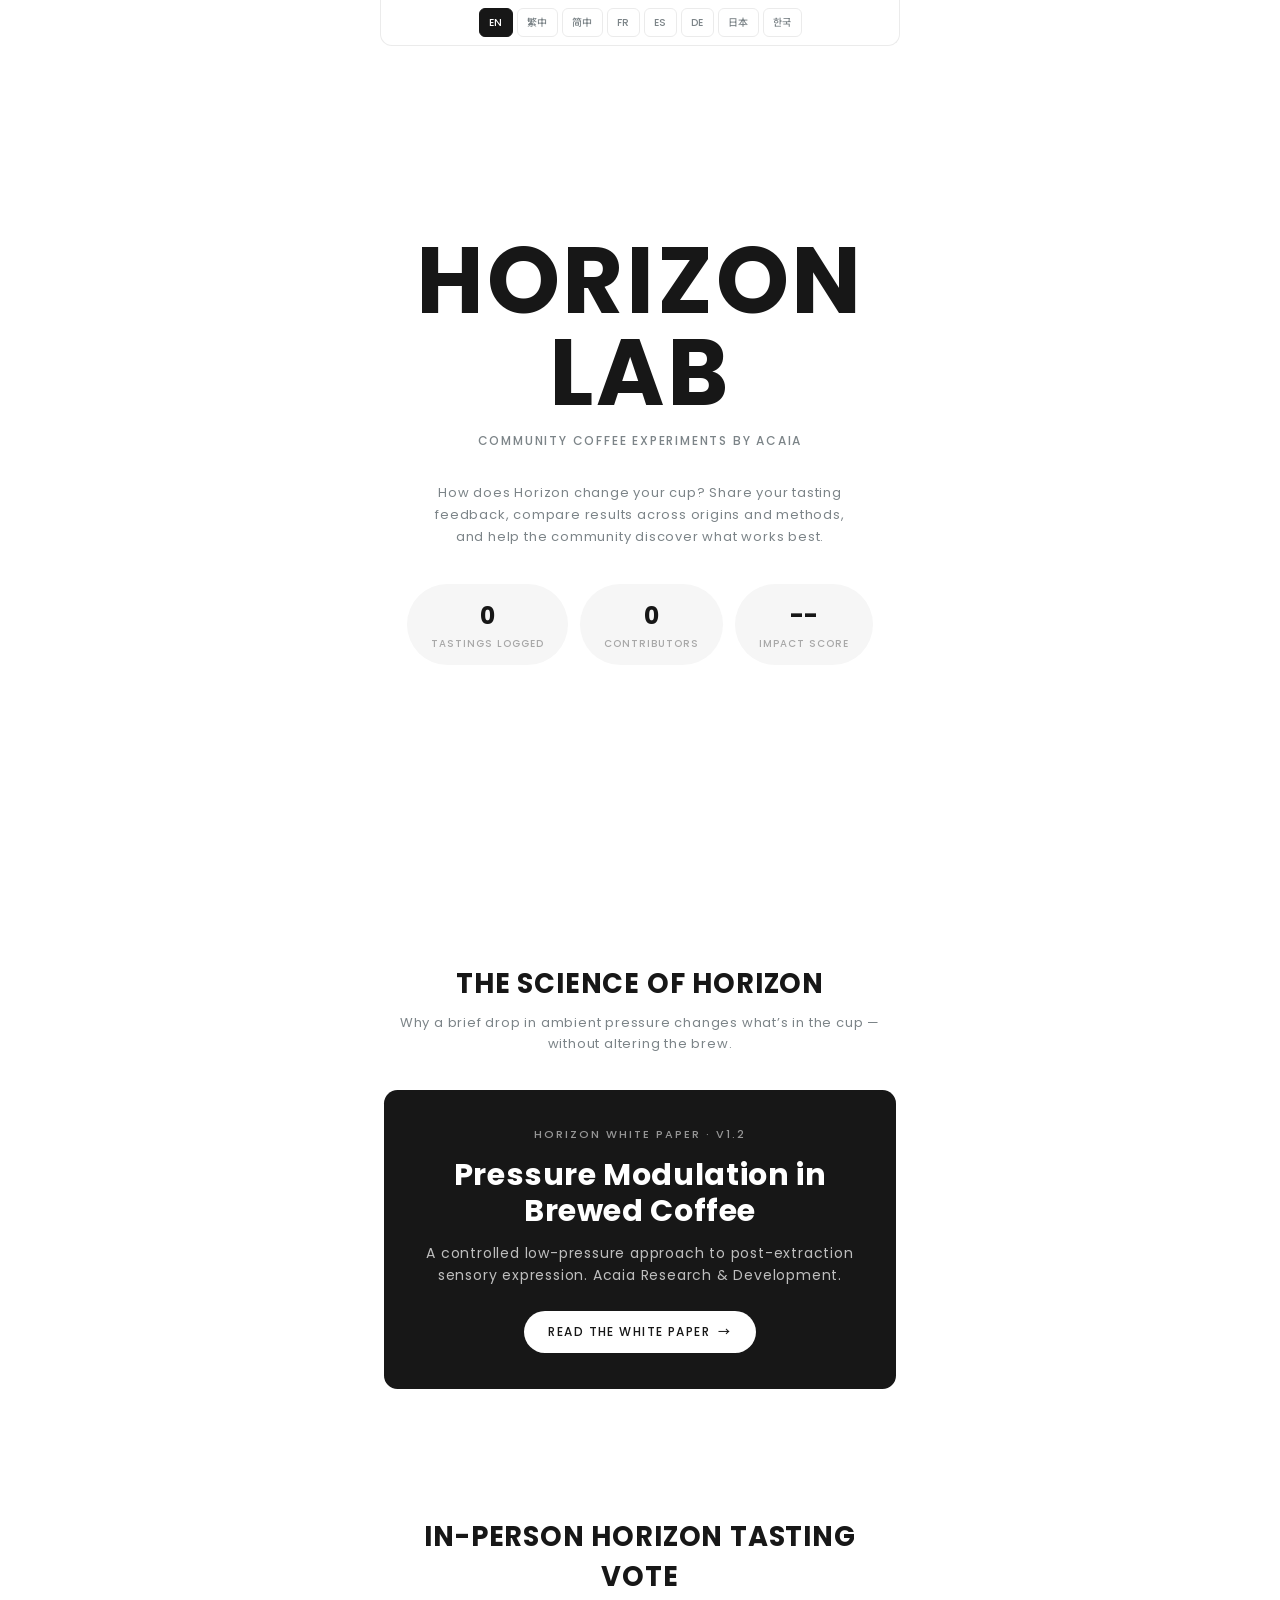
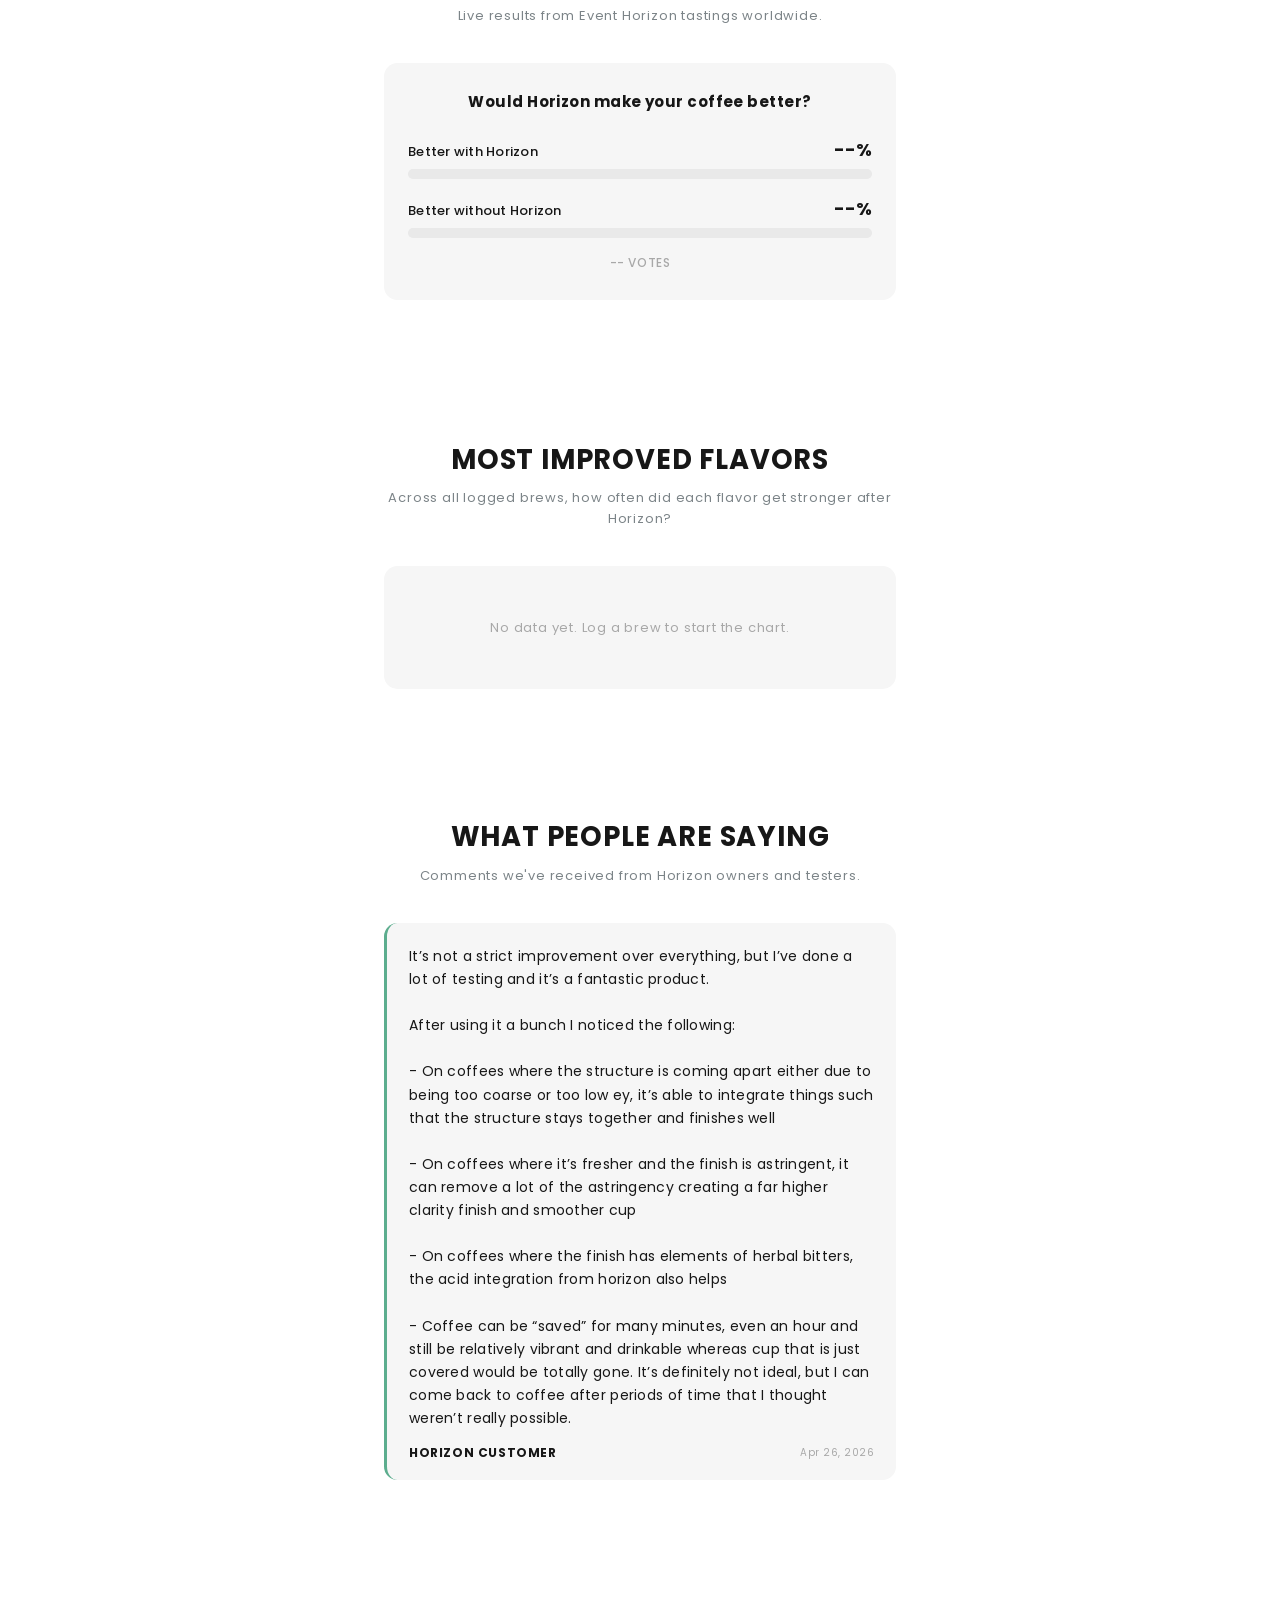
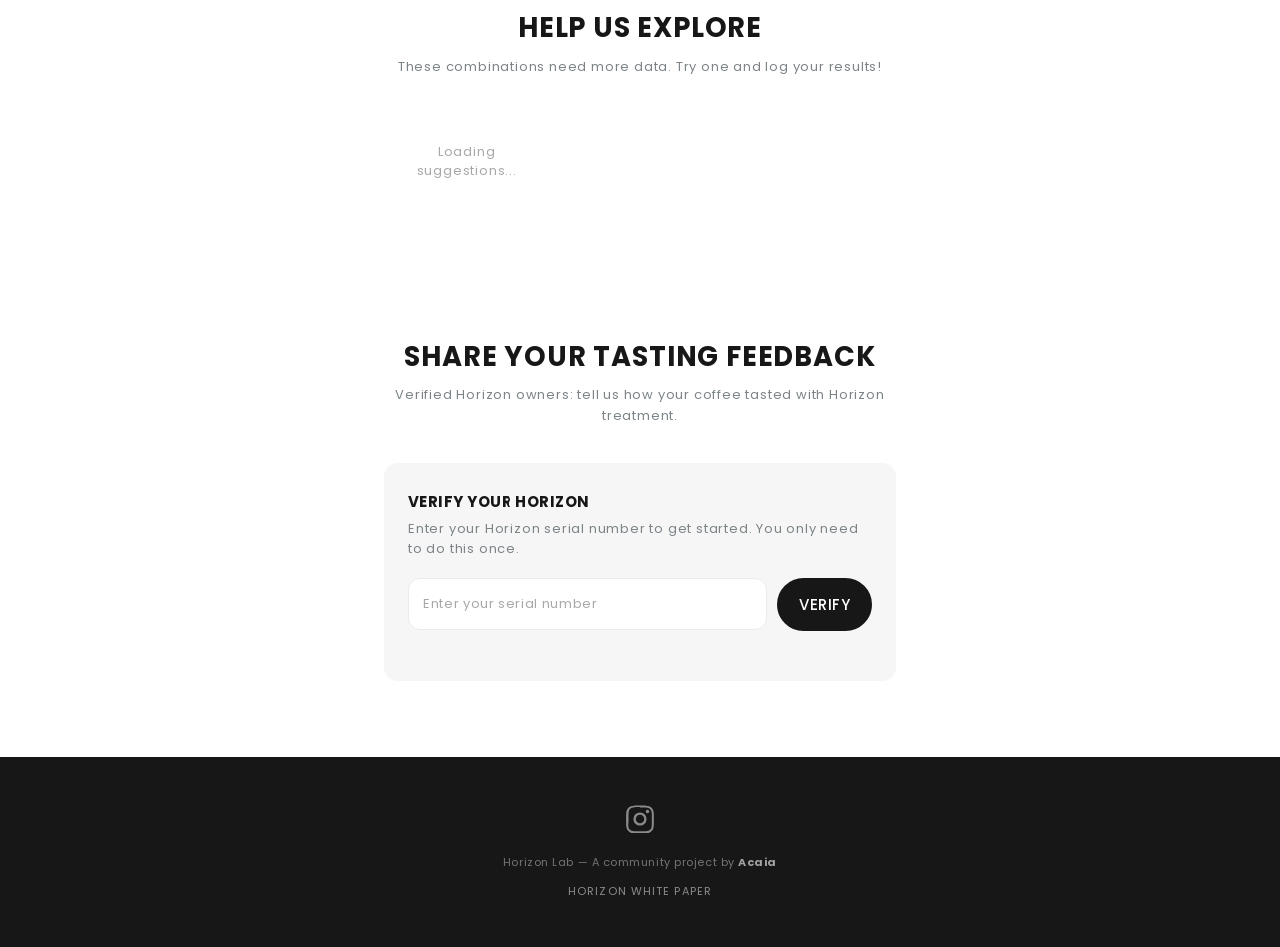
<file: index.html>
<!DOCTYPE html>
<html lang="en">
<head>
  <meta charset="UTF-8">
  <meta name="viewport" content="width=device-width, initial-scale=1.0, viewport-fit=cover">
  <title>Horizon Lab</title>
  <meta name="theme-color" content="#ffffff">
  <meta name="description" content="Community-driven coffee experiments with Acaia Horizon. Log your brews, discover what works, share your findings.">
  <link rel="preconnect" href="https://fonts.googleapis.com">
  <link rel="preconnect" href="https://fonts.gstatic.com" crossorigin>
  <link href="https://fonts.googleapis.com/css2?family=Poppins:ital,wght@0,400;0,500;0,700;1,400&family=Noto+Sans+TC:wght@400;500;700&family=Noto+Sans+SC:wght@400;500;700&family=Noto+Sans+JP:wght@400;500;700&family=Noto+Sans+KR:wght@400;500;700&display=swap" rel="stylesheet">
  <link rel="stylesheet" href="style.css?v=12">
</head>
<body>

  <!-- ===== LANGUAGE SWITCHER ===== -->
  <div class="lang-switcher" id="langSwitcher">
    <button data-lang="en" class="active">EN</button>
    <button data-lang="zh-TW">繁中</button>
    <button data-lang="zh-CN">简中</button>
    <button data-lang="fr">FR</button>
    <button data-lang="es">ES</button>
    <button data-lang="de">DE</button>
    <button data-lang="ja">日本</button>
    <button data-lang="ko">한국</button>
  </div>

  <!-- ===== HERO ===== -->
  <section id="hero" class="hero">
    <div class="hero-content">
      <h1 class="hero-title">Horizon<br>Lab</h1>
      <p class="hero-tagline" data-i18n="hero_tagline"></p>
      <p class="hero-desc" data-i18n="hero_desc"></p>
      <div class="hero-stats">
        <div class="stat-pill">
          <span class="stat-num" id="statBrews">0</span>
          <span class="stat-label" data-i18n="stat_brews"></span>
        </div>
        <div class="stat-pill">
          <span class="stat-num" id="statOwners">0</span>
          <span class="stat-label" data-i18n="stat_owners"></span>
        </div>
        <div class="stat-pill">
          <span class="stat-num" id="statImpact">--</span>
          <span class="stat-label" data-i18n="stat_impact"></span>
        </div>
      </div>
    </div>
  </section>

  <!-- ===== WHITE PAPER ===== -->
  <section id="paper" class="section">
    <h2 class="section-title" data-i18n="paper_section_title"></h2>
    <p class="section-subtitle" data-i18n="paper_section_subtitle"></p>
    <a class="paper-card" href="whitepaper.html">
      <p class="paper-eyebrow" data-i18n="paper_eyebrow"></p>
      <h3 class="paper-headline" data-i18n="paper_headline"></h3>
      <p class="paper-blurb" data-i18n="paper_blurb"></p>
      <span class="paper-cta" data-i18n="hero_paper_link"></span>
    </a>
  </section>

  <!-- ===== COMMUNITY VOTE ===== -->
  <section id="vote" class="section">
    <h2 class="section-title" data-i18n="vote_title"></h2>
    <p class="section-subtitle" data-i18n="vote_subtitle"></p>

    <div class="chart-card vote-card">
      <p class="vote-question" data-i18n="vote_question"></p>

      <div class="vote-bar">
        <div class="vote-bar-header">
          <span class="vote-bar-label" data-i18n="vote_yes"></span>
          <span class="vote-bar-pct" id="pctTasteYes">--%</span>
        </div>
        <div class="bar-track">
          <div class="bar-fill bar-fill-yes" id="barTasteYes" style="width: 0%"></div>
        </div>
      </div>

      <div class="vote-bar">
        <div class="vote-bar-header">
          <span class="vote-bar-label" data-i18n="vote_no"></span>
          <span class="vote-bar-pct" id="pctTasteNo">--%</span>
        </div>
        <div class="bar-track">
          <div class="bar-fill bar-fill-no" id="barTasteNo" style="width: 0%"></div>
        </div>
      </div>

      <div class="vote-total" id="totalTasting">-- <span data-i18n="votes_suffix"></span></div>
    </div>
  </section>

  <!-- ===== COMMUNITY FEED ===== -->
  <section id="feed" class="section">
    <h2 class="section-title" data-i18n="feed_title"></h2>
    <p class="section-subtitle" data-i18n="feed_subtitle"></p>
    <div class="feed-list" id="feedList">
      <div class="chart-empty" data-i18n="feed_empty"></div>
    </div>
  </section>

  <!-- ===== COMMENTS ===== -->
  <section id="comments" class="section">
    <h2 class="section-title" data-i18n="comments_title"></h2>
    <p class="section-subtitle" data-i18n="comments_subtitle"></p>
    <div class="comments-list" id="commentsList">
      <div class="chart-empty" data-i18n="comments_loading"></div>
    </div>
  </section>

  <!-- ===== EXPLORE GAP ===== -->
  <section id="explore" class="section">
    <h2 class="section-title" data-i18n="explore_title"></h2>
    <p class="section-subtitle" data-i18n="explore_subtitle"></p>
    <div class="gap-grid" id="gapGrid">
      <div class="chart-empty" data-i18n="explore_loading"></div>
    </div>
  </section>

  <!-- ===== SHARE TASTING FEEDBACK ===== -->
  <section id="log" class="section">
    <h2 class="section-title" data-i18n="log_title"></h2>
    <p class="section-subtitle" data-i18n="log_subtitle"></p>

    <!-- Step 1: Serial Verification -->
    <div class="form-card" id="verifyCard">
      <h3 class="form-card-title" data-i18n="verify_title"></h3>
      <p class="form-card-desc" data-i18n="verify_desc"></p>
      <div class="input-row">
        <input type="text" id="serialInput" class="input" data-i18n-placeholder="verify_placeholder" autocomplete="off" spellcheck="false">
        <button class="btn btn-primary" id="btnVerify" data-i18n="btn_verify"></button>
      </div>
      <p class="form-hint" id="verifyMsg"></p>
    </div>

    <!-- Step 2: Brew Form (hidden until verified) -->
    <div class="form-card" id="brewCard" hidden>
      <div class="verified-badge" id="verifiedBadge">
        <span class="verified-icon">&#10003;</span>
        <span data-i18n="verified_label"></span>
        <button class="btn-text" id="btnLogout" data-i18n="btn_change_device"></button>
      </div>

      <form id="brewForm" autocomplete="off">
        <!-- Coffee Origin -->
        <div class="field">
          <label class="field-label" for="coffeeOrigin" data-i18n="field_origin"></label>
          <select id="coffeeOrigin" class="input" required>
            <option value="" disabled selected>—</option>
            <option value="Ethiopia">Ethiopia</option>
            <option value="Colombia">Colombia</option>
            <option value="Brazil">Brazil</option>
            <option value="Kenya">Kenya</option>
            <option value="Guatemala">Guatemala</option>
            <option value="Costa Rica">Costa Rica</option>
            <option value="Panama">Panama</option>
            <option value="Honduras">Honduras</option>
            <option value="Peru">Peru</option>
            <option value="Indonesia">Indonesia</option>
            <option value="Vietnam">Vietnam</option>
            <option value="Rwanda">Rwanda</option>
            <option value="Burundi">Burundi</option>
            <option value="Yemen">Yemen</option>
            <option value="India">India</option>
            <option value="Mexico">Mexico</option>
            <option value="El Salvador">El Salvador</option>
            <option value="Nicaragua">Nicaragua</option>
            <option value="Tanzania">Tanzania</option>
            <option value="Papua New Guinea">Papua New Guinea</option>
            <option value="Jamaica">Jamaica</option>
            <option value="Hawaii">Hawaii</option>
            <option value="China">China</option>
            <option value="Thailand">Thailand</option>
            <option value="Myanmar">Myanmar</option>
            <option value="Blend">Blend</option>
            <option value="Other">Other / Unknown</option>
          </select>
        </div>

        <!-- Process Method -->
        <div class="field">
          <label class="field-label" for="processMethod" data-i18n="field_process"></label>
          <select id="processMethod" class="input" required>
            <option value="" disabled selected>—</option>
            <option value="Washed">Washed</option>
            <option value="Natural">Natural</option>
            <option value="Honey">Honey</option>
            <option value="Anaerobic">Anaerobic</option>
            <option value="Cofermented">Cofermented</option>
          </select>
        </div>

        <!-- Roast Level -->
        <div class="field">
          <label class="field-label" data-i18n="field_roast"></label>
          <div class="roast-options">
            <label class="radio-card">
              <input type="radio" name="roastLevel" value="Light" required>
              <span class="radio-label" data-i18n="roast_light"></span>
            </label>
            <label class="radio-card">
              <input type="radio" name="roastLevel" value="Medium">
              <span class="radio-label" data-i18n="roast_medium"></span>
            </label>
            <label class="radio-card">
              <input type="radio" name="roastLevel" value="Dark">
              <span class="radio-label" data-i18n="roast_dark"></span>
            </label>
          </div>
        </div>

        <!-- Brew Method -->
        <div class="field">
          <label class="field-label" for="brewMethod" data-i18n="field_brew_method"></label>
          <select id="brewMethod" class="input" required>
            <option value="" disabled selected>—</option>
            <option value="Espresso">Espresso</option>
            <option value="Pour Over">Pour Over</option>
          </select>
        </div>

        <!-- Treatment Time -->
        <div class="field">
          <label class="field-label" data-i18n="field_time"></label>
          <div class="time-slider-wrap">
            <input type="range" id="treatmentTime" class="slider" min="0.25" max="3" step="0.25" value="1">
            <div class="time-display"><span id="timeValue">1m</span></div>
          </div>
          <div class="time-ticks">
            <span>15s</span><span>1m</span><span>2m</span><span>3m</span>
          </div>
          <div class="time-manual">
            <span class="time-manual-label" data-i18n="time_manual_label"></span>
            <input type="number" id="treatmentTimeManual" class="input time-manual-input" min="0.25" max="480" step="0.25" value="1">
            <span class="time-manual-unit" data-i18n="time_unit"></span>
          </div>
        </div>

        <!-- Taste Rating -->
        <div class="field">
          <label class="field-label" data-i18n="field_rating"></label>
          <div class="rating-scale">
            <label class="rating-option">
              <input type="radio" name="rating" value="1" required>
              <span class="rating-dot"></span>
              <span class="rating-text" data-i18n="rating_1"></span>
            </label>
            <label class="rating-option">
              <input type="radio" name="rating" value="2">
              <span class="rating-dot"></span>
              <span class="rating-text" data-i18n="rating_2"></span>
            </label>
            <label class="rating-option">
              <input type="radio" name="rating" value="3">
              <span class="rating-dot"></span>
              <span class="rating-text" data-i18n="rating_3"></span>
            </label>
          </div>
        </div>

        <!-- Flavor changes — direction captured per attribute -->
        <div class="field">
          <label class="field-label"><span data-i18n="field_flavors_more"></span> <span class="field-hint" data-i18n="field_flavors_hint"></span></label>
          <div class="flavor-chips flavor-chips-more">
            <label class="chip"><input type="checkbox" data-flavor="Sweetness" data-dir="+"><span data-i18n="flavor_sweetness"></span></label>
            <label class="chip"><input type="checkbox" data-flavor="Acidity" data-dir="+"><span data-i18n="flavor_acidity"></span></label>
            <label class="chip"><input type="checkbox" data-flavor="Body" data-dir="+"><span data-i18n="flavor_body"></span></label>
            <label class="chip"><input type="checkbox" data-flavor="Smoothness" data-dir="+"><span data-i18n="flavor_smoothness"></span></label>
            <label class="chip"><input type="checkbox" data-flavor="Clarity" data-dir="+"><span data-i18n="flavor_clarity"></span></label>
            <label class="chip"><input type="checkbox" data-flavor="Bitterness" data-dir="+"><span data-i18n="flavor_bitterness"></span></label>
            <label class="chip"><input type="checkbox" data-flavor="Aroma" data-dir="+"><span data-i18n="flavor_aroma"></span></label>
            <label class="chip"><input type="checkbox" data-flavor="Aftertaste" data-dir="+"><span data-i18n="flavor_aftertaste"></span></label>
          </div>
        </div>

        <div class="field">
          <label class="field-label"><span data-i18n="field_flavors_less"></span> <span class="field-hint" data-i18n="field_flavors_hint"></span></label>
          <div class="flavor-chips flavor-chips-less">
            <label class="chip"><input type="checkbox" data-flavor="Sweetness" data-dir="-"><span data-i18n="flavor_sweetness"></span></label>
            <label class="chip"><input type="checkbox" data-flavor="Acidity" data-dir="-"><span data-i18n="flavor_acidity"></span></label>
            <label class="chip"><input type="checkbox" data-flavor="Body" data-dir="-"><span data-i18n="flavor_body"></span></label>
            <label class="chip"><input type="checkbox" data-flavor="Smoothness" data-dir="-"><span data-i18n="flavor_smoothness"></span></label>
            <label class="chip"><input type="checkbox" data-flavor="Clarity" data-dir="-"><span data-i18n="flavor_clarity"></span></label>
            <label class="chip"><input type="checkbox" data-flavor="Bitterness" data-dir="-"><span data-i18n="flavor_bitterness"></span></label>
            <label class="chip"><input type="checkbox" data-flavor="Aroma" data-dir="-"><span data-i18n="flavor_aroma"></span></label>
            <label class="chip"><input type="checkbox" data-flavor="Aftertaste" data-dir="-"><span data-i18n="flavor_aftertaste"></span></label>
          </div>
        </div>

        <!-- Notes -->
        <div class="field">
          <label class="field-label" for="brewNote"><span data-i18n="field_note"></span> <span class="field-hint" data-i18n="field_note_hint"></span></label>
          <textarea id="brewNote" class="input textarea" data-i18n-placeholder="field_note_placeholder" maxlength="280" rows="3"></textarea>
          <div class="char-count"><span id="charCount">0</span>/280</div>
        </div>

        <button type="submit" class="btn btn-primary btn-submit" id="btnSubmit" data-i18n="btn_submit"></button>
      </form>

      <!-- Success state -->
      <div class="submit-success" id="submitSuccess" hidden>
        <div class="success-icon">&#10003;</div>
        <h3 data-i18n="success_title"></h3>
        <p data-i18n="success_desc"></p>
        <button class="btn btn-primary" id="btnLogAnother" data-i18n="btn_submit_another"></button>
      </div>
    </div>
  </section>

  <!-- ===== FOOTER ===== -->
  <footer class="footer">
    <div class="footer-social">
      <a href="https://www.instagram.com/acaiacoffee/" target="_blank" rel="noopener" aria-label="Instagram">
        <svg viewBox="0 0 24 24" fill="currentColor" width="28" height="28"><path d="M12 2.163c3.204 0 3.584.012 4.85.07 1.17.054 1.97.24 2.43.403a4.088 4.088 0 011.47.957c.453.453.777.91.957 1.47.163.46.35 1.26.403 2.43.058 1.266.07 1.646.07 4.85s-.012 3.584-.07 4.85c-.054 1.17-.24 1.97-.403 2.43a4.088 4.088 0 01-.957 1.47 4.088 4.088 0 01-1.47.957c-.46.163-1.26.35-2.43.403-1.266.058-1.646.07-4.85.07s-3.584-.012-4.85-.07c-1.17-.054-1.97-.24-2.43-.403a4.088 4.088 0 01-1.47-.957 4.088 4.088 0 01-.957-1.47c-.163-.46-.35-1.26-.403-2.43C2.175 15.584 2.163 15.204 2.163 12s.012-3.584.07-4.85c.054-1.17.24-1.97.403-2.43a4.088 4.088 0 01.957-1.47A4.088 4.088 0 015.063 2.293c.46-.163 1.26-.35 2.43-.403C8.759 1.832 9.139 1.82 12 1.82zm0-1.663C8.741.5 8.332.514 7.052.573 5.775.63 4.902.822 4.14 1.104a5.756 5.756 0 00-2.077 1.352A5.756 5.756 0 00.71 4.533C.428 5.295.237 6.168.18 7.445.12 8.725.107 9.134.107 12.393s.014 3.668.073 4.948c.057 1.277.249 2.15.531 2.912a5.756 5.756 0 001.352 2.077 5.756 5.756 0 002.077 1.352c.762.282 1.635.474 2.912.531 1.28.059 1.689.073 4.948.073s3.668-.014 4.948-.073c1.277-.057 2.15-.249 2.912-.531a5.756 5.756 0 002.077-1.352 5.756 5.756 0 001.352-2.077c.282-.762.474-1.635.531-2.912.059-1.28.073-1.689.073-4.948s-.014-3.668-.073-4.948c-.057-1.277-.249-2.15-.531-2.912a5.756 5.756 0 00-1.352-2.077A5.756 5.756 0 0019.86 1.104C19.098.822 18.225.63 16.948.573 15.668.514 15.259.5 12 .5z"/><path d="M12 6.365a5.635 5.635 0 100 11.27 5.635 5.635 0 000-11.27zm0 9.297a3.662 3.662 0 110-7.325 3.662 3.662 0 010 7.325z"/><circle cx="18.406" cy="5.594" r="1.44"/></svg>
      </a>
    </div>
    <p class="footer-brand" data-i18n-html="footer_brand"></p>
    <p class="footer-links"><a href="whitepaper.html">Horizon White Paper</a></p>
  </footer>

  <script src="translations.js?v=18"></script>
  <script src="app.js?v=20"></script>
</body>
</html>
</file>
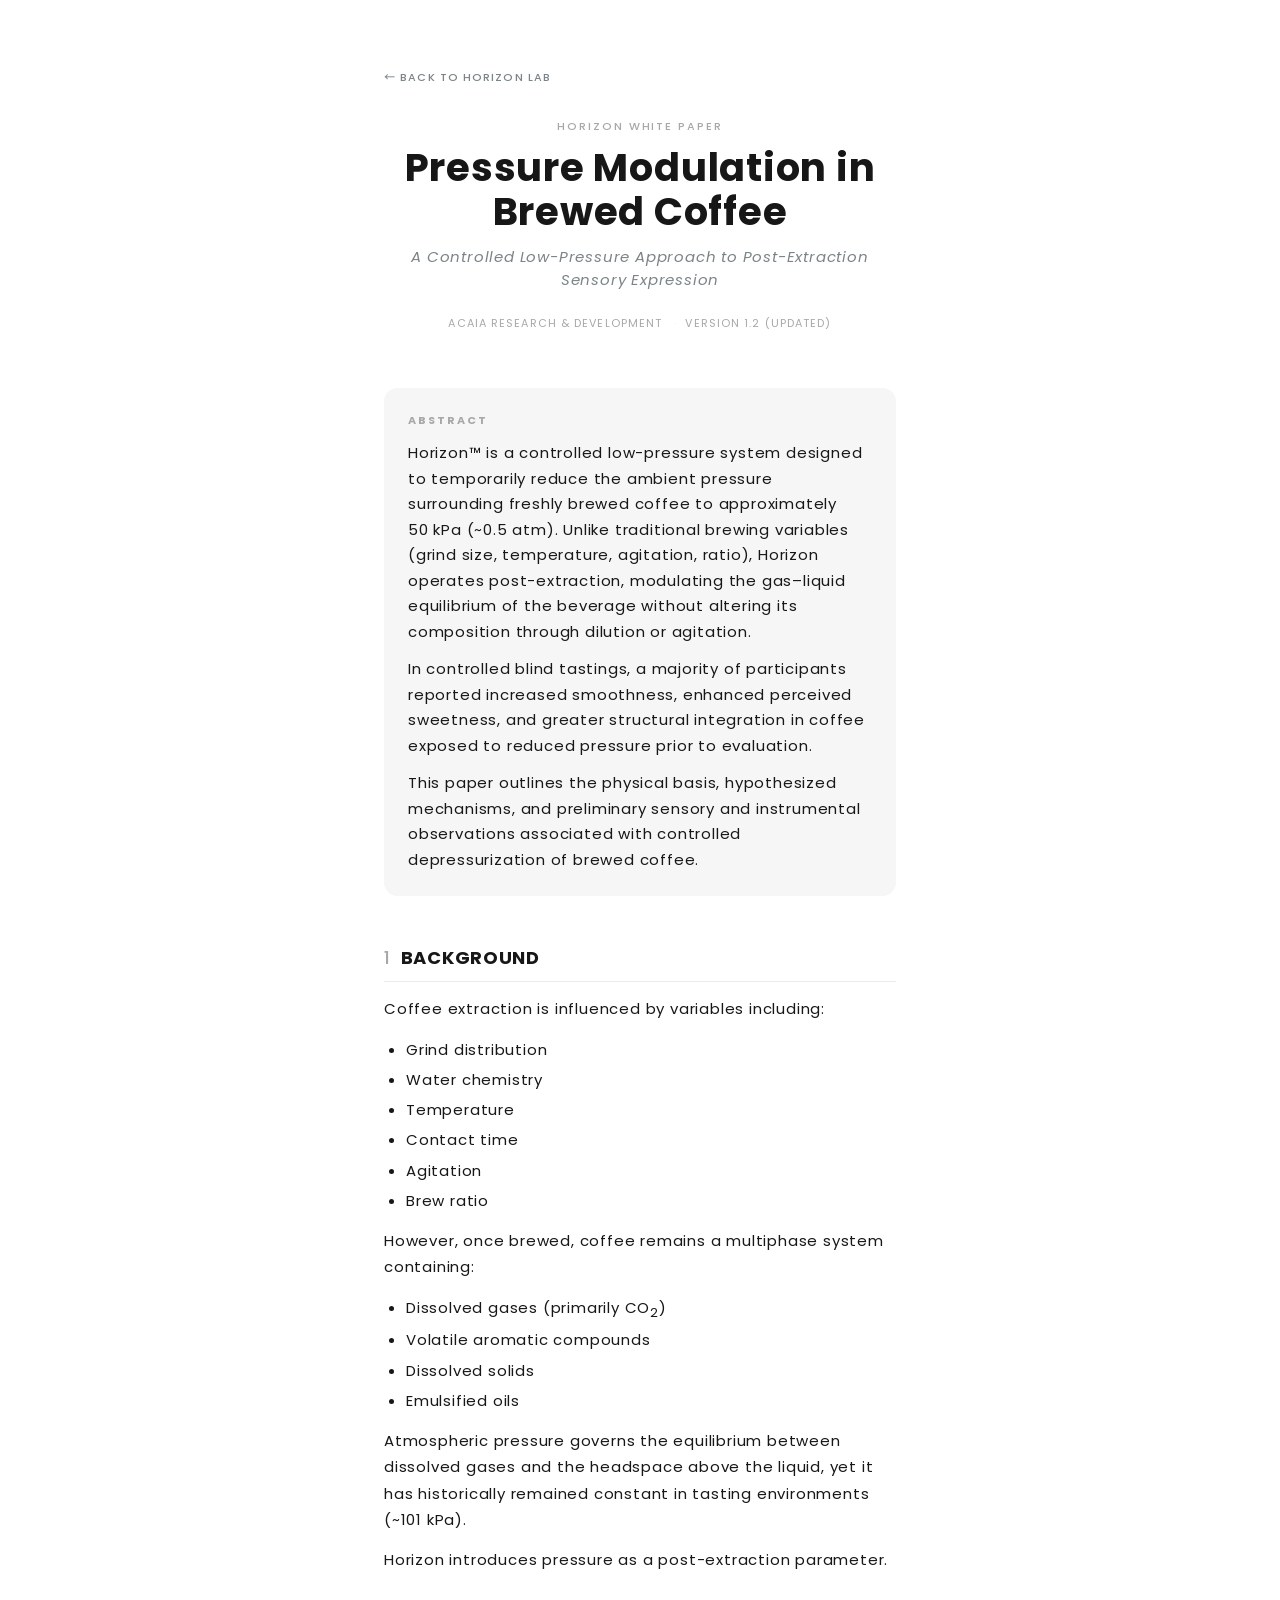
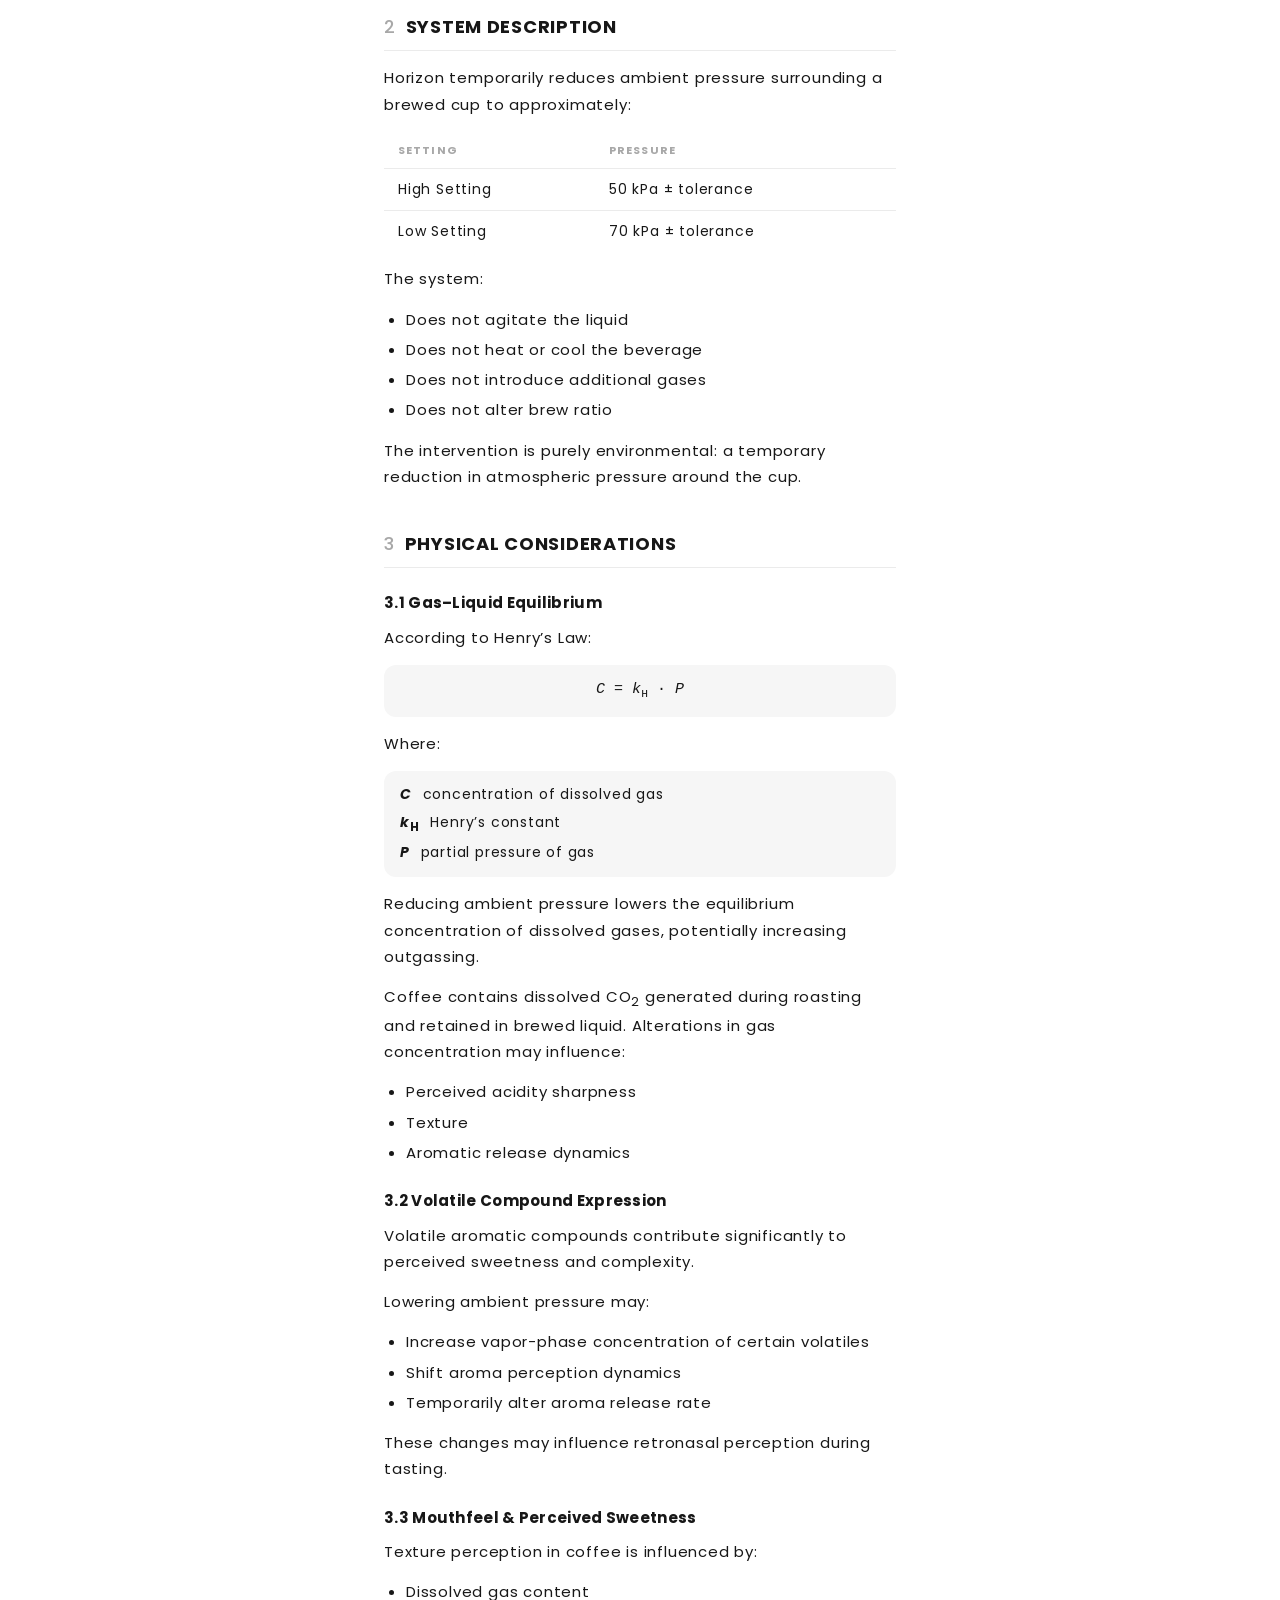
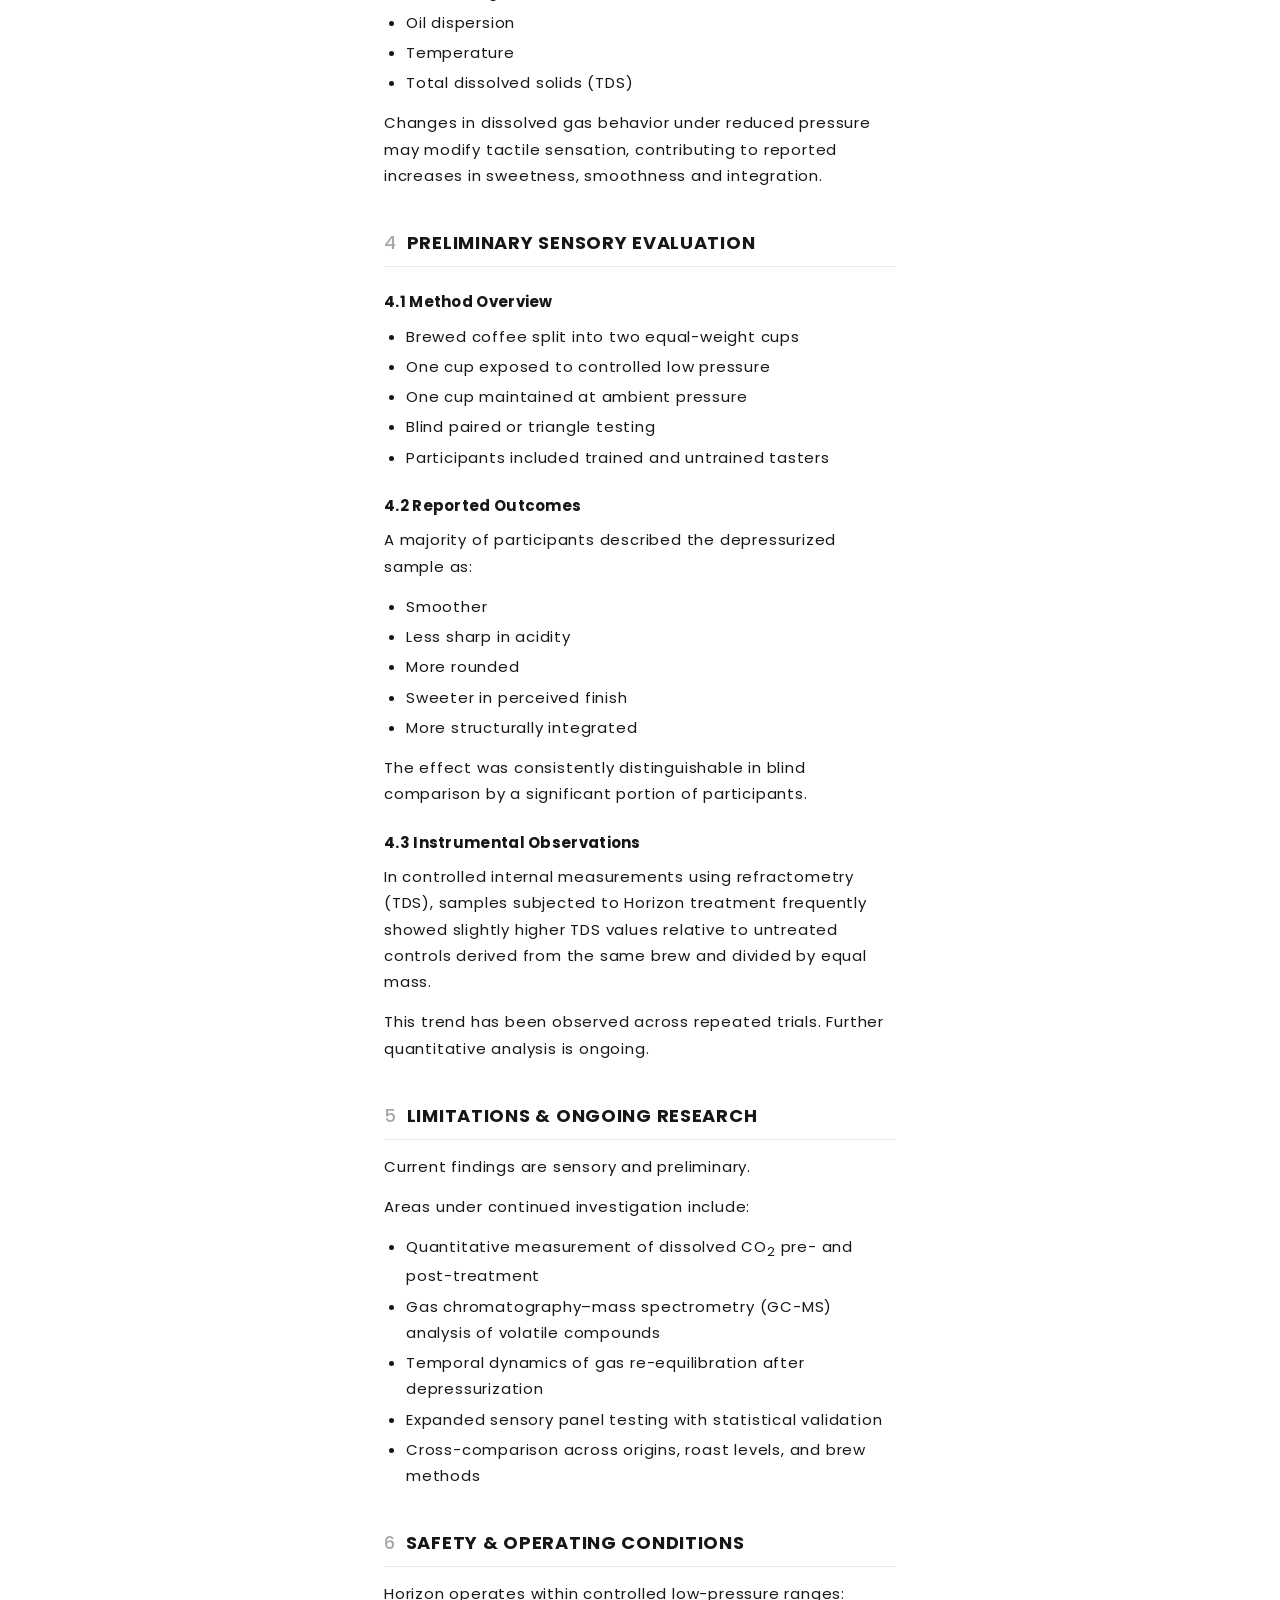
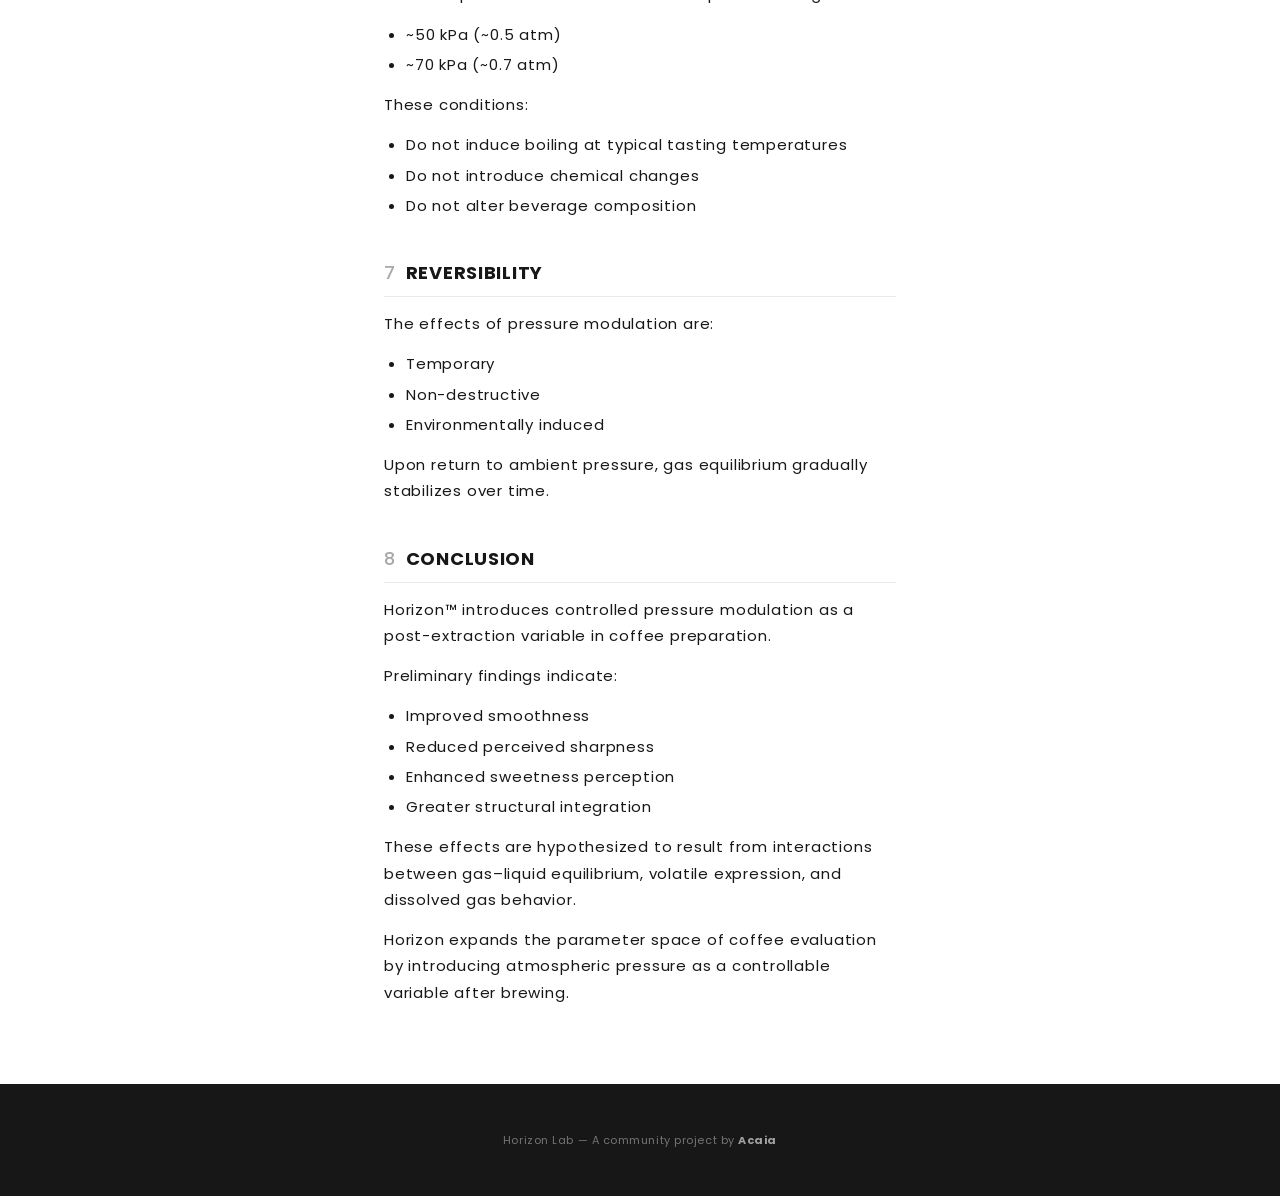
<file: whitepaper.html>
<!DOCTYPE html>
<html lang="en">
<head>
  <meta charset="UTF-8">
  <meta name="viewport" content="width=device-width, initial-scale=1.0, viewport-fit=cover">
  <title>Horizon White Paper — Horizon Lab</title>
  <meta name="theme-color" content="#ffffff">
  <meta name="description" content="Horizon White Paper: Pressure modulation in brewed coffee. A controlled low-pressure approach to post-extraction sensory expression.">
  <link rel="preconnect" href="https://fonts.googleapis.com">
  <link rel="preconnect" href="https://fonts.gstatic.com" crossorigin>
  <link href="https://fonts.googleapis.com/css2?family=Poppins:ital,wght@0,400;0,500;0,700;1,400&family=Noto+Sans+TC:wght@400;500;700&family=Noto+Sans+SC:wght@400;500;700&family=Noto+Sans+JP:wght@400;500;700&family=Noto+Sans+KR:wght@400;500;700&display=swap" rel="stylesheet">
  <link rel="stylesheet" href="style.css?v=12">
  <style>
    /* ===== White paper prose ===== */
    .wp-section { opacity: 1; transform: none; }

    .wp-back {
      display: inline-flex;
      align-items: center;
      gap: 6px;
      font-size: 0.6875rem;
      font-weight: 500;
      letter-spacing: 0.1em;
      text-transform: uppercase;
      color: var(--text-secondary);
      text-decoration: none;
      margin-bottom: 32px;
      transition: color var(--ease-fast);
    }
    .wp-back:hover { color: var(--black); }

    .wp-eyebrow {
      font-size: 0.6875rem;
      font-weight: 500;
      letter-spacing: 0.18em;
      text-transform: uppercase;
      color: var(--text-muted);
      text-align: center;
      margin-bottom: 12px;
    }

    .wp-title {
      font-size: clamp(1.6rem, 5.5vw, 2.4rem);
      font-weight: 700;
      letter-spacing: 0.02em;
      line-height: 1.15;
      color: var(--black);
      text-align: center;
      margin-bottom: 12px;
    }

    .wp-subtitle {
      font-size: 0.9375rem;
      font-weight: 400;
      font-style: italic;
      color: var(--text-secondary);
      text-align: center;
      line-height: 1.5;
      margin-bottom: 24px;
      max-width: 480px;
      margin-left: auto;
      margin-right: auto;
    }

    .wp-meta {
      font-size: 0.6875rem;
      letter-spacing: 0.1em;
      text-transform: uppercase;
      color: var(--text-muted);
      text-align: center;
      margin-bottom: 56px;
    }
    .wp-meta span + span::before { content: '·'; margin: 0 8px; color: var(--border); }

    .wp-abstract {
      background: var(--bg-card);
      border-radius: var(--radius);
      padding: 24px;
      margin-bottom: 48px;
    }
    .wp-abstract h2 {
      font-size: 0.6875rem;
      font-weight: 700;
      letter-spacing: 0.18em;
      text-transform: uppercase;
      color: var(--text-muted);
      margin-bottom: 12px;
    }
    .wp-abstract p {
      font-size: 0.9375rem;
      line-height: 1.7;
      color: var(--text);
      margin-bottom: 12px;
    }
    .wp-abstract p:last-child { margin-bottom: 0; }

    .wp-h2 {
      font-size: 1.125rem;
      font-weight: 700;
      letter-spacing: 0.04em;
      text-transform: uppercase;
      color: var(--black);
      margin-top: 40px;
      margin-bottom: 14px;
      padding-bottom: 10px;
      border-bottom: 1px solid var(--border);
    }
    .wp-h2 .wp-num {
      color: var(--text-muted);
      font-weight: 500;
      margin-right: 10px;
    }

    .wp-h3 {
      font-size: 0.9375rem;
      font-weight: 700;
      letter-spacing: 0.02em;
      color: var(--black);
      margin-top: 24px;
      margin-bottom: 10px;
    }

    .wp-p {
      font-size: 0.9375rem;
      line-height: 1.75;
      color: var(--text);
      margin-bottom: 14px;
    }

    .wp-ul, .wp-ol {
      font-size: 0.9375rem;
      line-height: 1.75;
      color: var(--text);
      margin: 0 0 14px 22px;
    }
    .wp-ul li, .wp-ol li { margin-bottom: 4px; }

    .wp-formula {
      background: var(--bg-card);
      border-radius: var(--radius-sm);
      padding: 14px 18px;
      margin: 14px 0;
      font-family: 'Courier New', Courier, monospace;
      font-size: 0.9375rem;
      text-align: center;
      letter-spacing: 0;
    }
    .wp-formula em { font-style: italic; }
    .wp-formula sub { font-size: 0.75em; }

    .wp-defs {
      list-style: none;
      margin: 0 0 14px 0;
      padding: 12px 16px;
      background: var(--bg-card);
      border-radius: var(--radius-sm);
      font-size: 0.875rem;
      line-height: 1.7;
    }
    .wp-defs li { margin-bottom: 4px; }
    .wp-defs li:last-child { margin-bottom: 0; }
    .wp-defs strong { font-weight: 700; margin-right: 6px; }

    .wp-table {
      width: 100%;
      border-collapse: collapse;
      margin: 14px 0;
      font-size: 0.875rem;
    }
    .wp-table th, .wp-table td {
      padding: 10px 14px;
      text-align: left;
      border-bottom: 1px solid var(--border);
    }
    .wp-table th {
      font-size: 0.6875rem;
      font-weight: 700;
      letter-spacing: 0.1em;
      text-transform: uppercase;
      color: var(--text-muted);
    }
    .wp-table tr:last-child td { border-bottom: none; }

    .wp-callout {
      font-size: 0.8125rem;
      color: var(--text-secondary);
      font-style: italic;
      line-height: 1.6;
      padding: 14px 16px;
      border-left: 2px solid var(--border);
      margin: 18px 0;
    }
  </style>
</head>
<body>

  <article class="section wp-section">
    <a class="wp-back" href="index.html">&larr; Back to Horizon Lab</a>

    <p class="wp-eyebrow">Horizon White Paper</p>
    <h1 class="wp-title">Pressure Modulation in Brewed Coffee</h1>
    <p class="wp-subtitle">A Controlled Low-Pressure Approach to Post-Extraction Sensory Expression</p>
    <p class="wp-meta">
      <span>Acaia Research &amp; Development</span>
      <span>Version 1.2 (Updated)</span>
    </p>

    <div class="wp-abstract">
      <h2>Abstract</h2>
      <p>Horizon&trade; is a controlled low-pressure system designed to temporarily reduce the ambient pressure surrounding freshly brewed coffee to approximately 50&nbsp;kPa (~0.5&nbsp;atm). Unlike traditional brewing variables (grind size, temperature, agitation, ratio), Horizon operates post-extraction, modulating the gas&ndash;liquid equilibrium of the beverage without altering its composition through dilution or agitation.</p>
      <p>In controlled blind tastings, a majority of participants reported increased smoothness, enhanced perceived sweetness, and greater structural integration in coffee exposed to reduced pressure prior to evaluation.</p>
      <p>This paper outlines the physical basis, hypothesized mechanisms, and preliminary sensory and instrumental observations associated with controlled depressurization of brewed coffee.</p>
    </div>

    <h2 class="wp-h2"><span class="wp-num">1</span>Background</h2>
    <p class="wp-p">Coffee extraction is influenced by variables including:</p>
    <ul class="wp-ul">
      <li>Grind distribution</li>
      <li>Water chemistry</li>
      <li>Temperature</li>
      <li>Contact time</li>
      <li>Agitation</li>
      <li>Brew ratio</li>
    </ul>
    <p class="wp-p">However, once brewed, coffee remains a multiphase system containing:</p>
    <ul class="wp-ul">
      <li>Dissolved gases (primarily CO<sub>2</sub>)</li>
      <li>Volatile aromatic compounds</li>
      <li>Dissolved solids</li>
      <li>Emulsified oils</li>
    </ul>
    <p class="wp-p">Atmospheric pressure governs the equilibrium between dissolved gases and the headspace above the liquid, yet it has historically remained constant in tasting environments (~101&nbsp;kPa).</p>
    <p class="wp-p">Horizon introduces pressure as a post-extraction parameter.</p>

    <h2 class="wp-h2"><span class="wp-num">2</span>System Description</h2>
    <p class="wp-p">Horizon temporarily reduces ambient pressure surrounding a brewed cup to approximately:</p>
    <table class="wp-table">
      <thead>
        <tr><th>Setting</th><th>Pressure</th></tr>
      </thead>
      <tbody>
        <tr><td>High Setting</td><td>50&nbsp;kPa &plusmn; tolerance</td></tr>
        <tr><td>Low Setting</td><td>70&nbsp;kPa &plusmn; tolerance</td></tr>
      </tbody>
    </table>
    <p class="wp-p">The system:</p>
    <ul class="wp-ul">
      <li>Does not agitate the liquid</li>
      <li>Does not heat or cool the beverage</li>
      <li>Does not introduce additional gases</li>
      <li>Does not alter brew ratio</li>
    </ul>
    <p class="wp-p">The intervention is purely environmental: a temporary reduction in atmospheric pressure around the cup.</p>

    <h2 class="wp-h2"><span class="wp-num">3</span>Physical Considerations</h2>

    <h3 class="wp-h3">3.1 Gas&ndash;Liquid Equilibrium</h3>
    <p class="wp-p">According to Henry&rsquo;s Law:</p>
    <div class="wp-formula"><em>C</em> = <em>k</em><sub>H</sub> &middot; <em>P</em></div>
    <p class="wp-p">Where:</p>
    <ul class="wp-defs">
      <li><strong><em>C</em></strong> concentration of dissolved gas</li>
      <li><strong><em>k</em><sub>H</sub></strong> Henry&rsquo;s constant</li>
      <li><strong><em>P</em></strong> partial pressure of gas</li>
    </ul>
    <p class="wp-p">Reducing ambient pressure lowers the equilibrium concentration of dissolved gases, potentially increasing outgassing.</p>
    <p class="wp-p">Coffee contains dissolved CO<sub>2</sub> generated during roasting and retained in brewed liquid. Alterations in gas concentration may influence:</p>
    <ul class="wp-ul">
      <li>Perceived acidity sharpness</li>
      <li>Texture</li>
      <li>Aromatic release dynamics</li>
    </ul>

    <h3 class="wp-h3">3.2 Volatile Compound Expression</h3>
    <p class="wp-p">Volatile aromatic compounds contribute significantly to perceived sweetness and complexity.</p>
    <p class="wp-p">Lowering ambient pressure may:</p>
    <ul class="wp-ul">
      <li>Increase vapor-phase concentration of certain volatiles</li>
      <li>Shift aroma perception dynamics</li>
      <li>Temporarily alter aroma release rate</li>
    </ul>
    <p class="wp-p">These changes may influence retronasal perception during tasting.</p>

    <h3 class="wp-h3">3.3 Mouthfeel &amp; Perceived Sweetness</h3>
    <p class="wp-p">Texture perception in coffee is influenced by:</p>
    <ul class="wp-ul">
      <li>Dissolved gas content</li>
      <li>Oil dispersion</li>
      <li>Temperature</li>
      <li>Total dissolved solids (TDS)</li>
    </ul>
    <p class="wp-p">Changes in dissolved gas behavior under reduced pressure may modify tactile sensation, contributing to reported increases in sweetness, smoothness and integration.</p>

    <h2 class="wp-h2"><span class="wp-num">4</span>Preliminary Sensory Evaluation</h2>

    <h3 class="wp-h3">4.1 Method Overview</h3>
    <ul class="wp-ul">
      <li>Brewed coffee split into two equal-weight cups</li>
      <li>One cup exposed to controlled low pressure</li>
      <li>One cup maintained at ambient pressure</li>
      <li>Blind paired or triangle testing</li>
      <li>Participants included trained and untrained tasters</li>
    </ul>

    <h3 class="wp-h3">4.2 Reported Outcomes</h3>
    <p class="wp-p">A majority of participants described the depressurized sample as:</p>
    <ul class="wp-ul">
      <li>Smoother</li>
      <li>Less sharp in acidity</li>
      <li>More rounded</li>
      <li>Sweeter in perceived finish</li>
      <li>More structurally integrated</li>
    </ul>
    <p class="wp-p">The effect was consistently distinguishable in blind comparison by a significant portion of participants.</p>

    <h3 class="wp-h3">4.3 Instrumental Observations</h3>
    <p class="wp-p">In controlled internal measurements using refractometry (TDS), samples subjected to Horizon treatment frequently showed slightly higher TDS values relative to untreated controls derived from the same brew and divided by equal mass.</p>
    <p class="wp-p">This trend has been observed across repeated trials. Further quantitative analysis is ongoing.</p>

    <h2 class="wp-h2"><span class="wp-num">5</span>Limitations &amp; Ongoing Research</h2>
    <p class="wp-p">Current findings are sensory and preliminary.</p>
    <p class="wp-p">Areas under continued investigation include:</p>
    <ul class="wp-ul">
      <li>Quantitative measurement of dissolved CO<sub>2</sub> pre- and post-treatment</li>
      <li>Gas chromatography&ndash;mass spectrometry (GC-MS) analysis of volatile compounds</li>
      <li>Temporal dynamics of gas re-equilibration after depressurization</li>
      <li>Expanded sensory panel testing with statistical validation</li>
      <li>Cross-comparison across origins, roast levels, and brew methods</li>
    </ul>

    <h2 class="wp-h2"><span class="wp-num">6</span>Safety &amp; Operating Conditions</h2>
    <p class="wp-p">Horizon operates within controlled low-pressure ranges:</p>
    <ul class="wp-ul">
      <li>~50&nbsp;kPa (~0.5&nbsp;atm)</li>
      <li>~70&nbsp;kPa (~0.7&nbsp;atm)</li>
    </ul>
    <p class="wp-p">These conditions:</p>
    <ul class="wp-ul">
      <li>Do not induce boiling at typical tasting temperatures</li>
      <li>Do not introduce chemical changes</li>
      <li>Do not alter beverage composition</li>
    </ul>

    <h2 class="wp-h2"><span class="wp-num">7</span>Reversibility</h2>
    <p class="wp-p">The effects of pressure modulation are:</p>
    <ul class="wp-ul">
      <li>Temporary</li>
      <li>Non-destructive</li>
      <li>Environmentally induced</li>
    </ul>
    <p class="wp-p">Upon return to ambient pressure, gas equilibrium gradually stabilizes over time.</p>

    <h2 class="wp-h2"><span class="wp-num">8</span>Conclusion</h2>
    <p class="wp-p">Horizon&trade; introduces controlled pressure modulation as a post-extraction variable in coffee preparation.</p>
    <p class="wp-p">Preliminary findings indicate:</p>
    <ul class="wp-ul">
      <li>Improved smoothness</li>
      <li>Reduced perceived sharpness</li>
      <li>Enhanced sweetness perception</li>
      <li>Greater structural integration</li>
    </ul>
    <p class="wp-p">These effects are hypothesized to result from interactions between gas&ndash;liquid equilibrium, volatile expression, and dissolved gas behavior.</p>
    <p class="wp-p">Horizon expands the parameter space of coffee evaluation by introducing atmospheric pressure as a controllable variable after brewing.</p>
  </article>

  <footer class="footer">
    <p class="footer-brand">Horizon Lab &mdash; A community project by <strong><a href="https://acaia.co" target="_blank" rel="noopener">Acaia</a></strong></p>
  </footer>

</body>
</html>
</file>
<file: style.css>
/* ===== Horizon Lab — Acaia Design Language ===== */

:root {
  /* Acaia core palette */
  --black: #171717;
  --white: #ffffff;
  --peach: #ffddbf;
  --green: #5cad8e;
  --bg: #ffffff;
  --bg-card: #f6f6f6;
  --bg-card-hover: #ebebeb;
  --bg-footer: #171717;
  --border: #ebebeb;
  --border-focus: #171717;
  --text: #171717;
  --text-secondary: #7c8488;
  --text-muted: #a8a8a8;
  --danger: #be123c;
  --danger-bg: #fff1f2;
  --success: #4d7c0f;
  --success-bg: #f7fee7;

  /* Typography */
  --font: 'Poppins', 'Noto Sans TC', 'Noto Sans SC', 'Noto Sans JP', 'Noto Sans KR', sans-serif;

  /* Spacing & shape */
  --max-w: 560px;
  --radius: clamp(0.625rem, 1.053vw, 1.25rem);
  --radius-sm: 0.75rem;
  --radius-pill: 3.75rem;

  /* Transitions (from Acaia theme) */
  --ease: 0.5s cubic-bezier(0.3, 1, 0.3, 1);
  --ease-fast: 0.3s cubic-bezier(0.7, 0, 0.3, 1);
}

*, *::before, *::after { box-sizing: border-box; margin: 0; padding: 0; }

html {
  scroll-behavior: smooth;
  -webkit-text-size-adjust: 100%;
}

body {
  font-family: var(--font);
  font-weight: 400;
  letter-spacing: 0.05em;
  background: var(--bg);
  color: var(--text);
  line-height: 1.5;
  min-height: 100vh;
  overflow-x: hidden;
  -webkit-font-smoothing: antialiased;
}

/* ===== LANGUAGE SWITCHER ===== */
.lang-switcher {
  position: fixed;
  top: 0;
  left: 50%;
  transform: translateX(-50%);
  z-index: 999;
  display: flex;
  gap: 4px;
  padding: 8px 12px;
  background: rgba(255, 255, 255, 0.92);
  backdrop-filter: blur(10px);
  -webkit-backdrop-filter: blur(10px);
  border-radius: 0 0 12px 12px;
  max-width: 520px;
  width: 100%;
  flex-wrap: wrap;
  justify-content: center;
  border-bottom: 1px solid var(--border);
  border-left: 1px solid var(--border);
  border-right: 1px solid var(--border);
}
.lang-switcher button {
  font-family: var(--font);
  font-size: 0.625rem;
  font-weight: 500;
  letter-spacing: 0.05em;
  padding: 5px 9px;
  border: 1px solid var(--border);
  border-radius: 6px;
  background: var(--white);
  color: var(--text-secondary);
  cursor: pointer;
  transition: all var(--ease-fast);
  white-space: nowrap;
}
.lang-switcher button:hover { border-color: var(--text-muted); color: var(--black); }
.lang-switcher button.active {
  background: var(--black);
  border-color: var(--black);
  color: var(--white);
}

/* ===== HERO ===== */
.hero {
  min-height: 100vh;
  min-height: 100svh;
  display: flex;
  align-items: center;
  justify-content: center;
  text-align: center;
  padding: 84px 24px 48px;
  position: relative;
}

.hero-content { max-width: var(--max-w); }

.hero-title {
  font-family: var(--font);
  font-size: clamp(3rem, 12vw, 5.8rem);
  font-weight: 700;
  letter-spacing: 0.03em;
  text-transform: uppercase;
  line-height: 1;
  color: var(--black);
  margin-bottom: 12px;
}

.hero-tagline {
  font-size: 0.75rem;
  font-weight: 500;
  letter-spacing: 0.15em;
  text-transform: uppercase;
  color: var(--text-secondary);
  margin-bottom: 32px;
}

.hero-desc {
  font-size: 0.8125rem;
  color: var(--text-secondary);
  line-height: 1.7;
  margin-bottom: 36px;
  max-width: 440px;
  margin-left: auto;
  margin-right: auto;
}

.hero-stats {
  display: flex;
  gap: 12px;
  justify-content: center;
  flex-wrap: wrap;
  margin-bottom: 36px;
}

.stat-pill {
  display: flex;
  flex-direction: column;
  align-items: center;
  padding: 14px 24px;
  background: var(--bg-card);
  border-radius: var(--radius-pill);
  min-width: 110px;
}

.stat-num {
  font-size: 1.5rem;
  font-weight: 700;
  color: var(--black);
  letter-spacing: 0;
}

.stat-label {
  font-size: 0.625rem;
  font-weight: 500;
  letter-spacing: 0.1em;
  text-transform: uppercase;
  color: var(--text-muted);
  margin-top: 2px;
}

.hero-cta {
  font-size: clamp(0.875rem, 0.8115rem + 0.1587vw, 1rem);
  padding: clamp(1.125rem, 1.2vw, 1.375rem) clamp(1.625rem, 1.473vw, 1.875rem);
}

.paper-card {
  display: block;
  background: var(--black);
  color: var(--white);
  border-radius: var(--radius);
  padding: 36px 28px;
  text-align: center;
  text-decoration: none;
  transition: transform var(--ease-fast), background var(--ease-fast);
}
.paper-card:hover { background: #1a1a1a; transform: translateY(-2px); }

.paper-eyebrow {
  font-size: 0.6875rem;
  font-weight: 500;
  letter-spacing: 0.18em;
  text-transform: uppercase;
  color: rgba(255, 255, 255, 0.55);
  margin-bottom: 14px;
}

.paper-headline {
  font-family: var(--font);
  font-size: clamp(1.35rem, 4.5vw, 1.9rem);
  font-weight: 700;
  letter-spacing: 0.02em;
  line-height: 1.2;
  color: var(--white);
  margin-bottom: 12px;
}

.paper-blurb {
  font-size: 0.875rem;
  color: rgba(255, 255, 255, 0.72);
  line-height: 1.6;
  max-width: 480px;
  margin: 0 auto 24px;
}

.paper-cta {
  display: inline-flex;
  align-items: center;
  gap: 8px;
  padding: 12px 24px;
  background: var(--white);
  color: var(--black);
  border-radius: var(--radius-pill);
  font-size: 0.75rem;
  font-weight: 500;
  letter-spacing: 0.12em;
  text-transform: uppercase;
  transition: transform var(--ease-fast);
}
.paper-cta::after {
  content: '\2192';
  transition: transform var(--ease-fast);
}
.paper-card:hover .paper-cta::after { transform: translateX(3px); }

/* ===== BUTTONS ===== */
.btn {
  display: inline-flex;
  align-items: center;
  justify-content: center;
  gap: 8px;
  font-family: var(--font);
  font-weight: 500;
  font-size: clamp(0.875rem, 0.8115rem + 0.1587vw, 1rem);
  text-transform: uppercase;
  letter-spacing: 0.03em;
  border: 2px solid transparent;
  border-radius: var(--radius-pill);
  cursor: pointer;
  transition: all var(--ease-fast);
  text-decoration: none;
  white-space: nowrap;
}

.btn-primary {
  background: var(--black);
  color: var(--white);
  padding: clamp(0.75rem, 1vw, 1rem) clamp(1.25rem, 1.4vw, 1.625rem);
  border-color: var(--black);
}
.btn-primary:hover { background: #333; border-color: #333; }
.btn-primary:active { background: #000; }
.btn-primary:disabled {
  opacity: 0.35;
  cursor: not-allowed;
}

.btn-secondary {
  background: var(--white);
  border: 2px solid var(--black);
  color: var(--black);
  padding: clamp(0.75rem, 1vw, 1rem) clamp(1.25rem, 1.4vw, 1.625rem);
}
.btn-secondary:hover { background: #f0f0f0; }

.btn-text {
  background: none;
  border: none;
  color: var(--text-muted);
  font-family: var(--font);
  font-size: 0.6875rem;
  font-weight: 400;
  cursor: pointer;
  text-decoration: underline;
  text-underline-offset: 3px;
  padding: 0;
  text-transform: none;
  letter-spacing: 0.05em;
}
.btn-text:hover { color: var(--black); }

/* ===== SECTIONS ===== */
.section {
  max-width: var(--max-w);
  margin: 0 auto;
  padding: 64px 24px;
}

.section-title {
  font-size: clamp(1.3rem, 4vw, 1.7rem);
  font-weight: 700;
  letter-spacing: 0.03em;
  text-transform: uppercase;
  text-align: center;
  margin-bottom: 8px;
  color: var(--black);
}

.section-subtitle {
  text-align: center;
  font-size: 0.8125rem;
  color: var(--text-secondary);
  margin-bottom: 36px;
  line-height: 1.6;
}

/* ===== CHART CARDS ===== */
.chart-card {
  background: var(--bg-card);
  border-radius: var(--radius);
  padding: 24px;
  margin-bottom: 12px;
}

.chart-title {
  font-size: 0.8125rem;
  font-weight: 700;
  letter-spacing: 0.03em;
  text-transform: uppercase;
  margin-bottom: 4px;
}

.chart-desc {
  font-size: 0.75rem;
  color: var(--text-secondary);
  margin-bottom: 20px;
}

.chart-empty {
  text-align: center;
  padding: 28px 16px;
  color: var(--text-muted);
  font-size: 0.8125rem;
}

/* Horizontal bar chart rows */
.bar-row {
  display: flex;
  align-items: center;
  gap: 10px;
  margin-bottom: 8px;
}

.bar-label {
  flex: 0 0 100px;
  font-size: 0.75rem;
  font-weight: 500;
  color: var(--text-secondary);
  text-align: right;
  overflow: hidden;
  text-overflow: ellipsis;
  white-space: nowrap;
}

.bar-track {
  flex: 1;
  height: 22px;
  background: rgba(23, 23, 23, 0.05);
  border-radius: 4px;
  overflow: hidden;
}

.bar-fill {
  height: 100%;
  background: var(--black);
  border-radius: 4px;
  transition: width 0.7s cubic-bezier(0.3, 1, 0.3, 1);
  min-width: 0;
}

.bar-value {
  flex: 0 0 55px;
  font-size: 0.75rem;
  font-weight: 700;
  color: var(--black);
  text-align: left;
}

.bar-count {
  font-weight: 400;
  color: var(--text-muted);
  font-size: 0.6875rem;
}

/* ===== COMMUNITY VOTE ===== */
.vote-card { padding: 28px 24px; }

.vote-question {
  font-size: 0.9375rem;
  font-weight: 700;
  letter-spacing: 0.03em;
  text-align: center;
  margin-bottom: 22px;
  color: var(--black);
}

.vote-bar { margin-bottom: 16px; }
.vote-bar:last-of-type { margin-bottom: 18px; }

.vote-bar-header {
  display: flex;
  justify-content: space-between;
  align-items: baseline;
  margin-bottom: 6px;
}

.vote-bar-label {
  font-size: 0.8125rem;
  font-weight: 500;
  color: var(--black);
  letter-spacing: 0.02em;
}

.vote-bar-pct {
  font-size: 1.125rem;
  font-weight: 700;
  color: var(--black);
  letter-spacing: 0;
}

.vote-card .bar-track {
  height: 10px;
  background: rgba(23, 23, 23, 0.06);
  border-radius: 5px;
}

.vote-card .bar-fill {
  border-radius: 5px;
  transition: width 1s cubic-bezier(0.3, 1, 0.3, 1);
}

.bar-fill-yes { background: var(--green); }
.bar-fill-no  { background: var(--text-muted); }

.vote-total {
  text-align: center;
  font-size: 0.75rem;
  font-weight: 500;
  color: var(--text-muted);
  letter-spacing: 0.05em;
  text-transform: uppercase;
  margin-top: 14px;
}

/* ===== FORM CARDS ===== */
.form-card {
  background: var(--bg-card);
  border-radius: var(--radius);
  padding: 28px 24px;
  margin-bottom: 12px;
}

.form-card-title {
  font-size: 0.9375rem;
  font-weight: 700;
  letter-spacing: 0.03em;
  text-transform: uppercase;
  margin-bottom: 6px;
}

.form-card-desc {
  font-size: 0.8125rem;
  color: var(--text-secondary);
  margin-bottom: 20px;
}

.verified-badge {
  display: flex;
  align-items: center;
  gap: 8px;
  padding: 10px 16px;
  background: var(--success-bg);
  border-radius: var(--radius-sm);
  font-size: 0.75rem;
  font-weight: 500;
  color: var(--success);
  margin-bottom: 24px;
}

.verified-icon { font-size: 1rem; font-weight: 700; }
.verified-badge .btn-text { margin-left: auto; }

/* ===== FORM FIELDS ===== */
.field { margin-bottom: 24px; }

.field-label {
  display: block;
  font-size: 0.75rem;
  font-weight: 500;
  letter-spacing: 0.05em;
  text-transform: uppercase;
  color: var(--black);
  margin-bottom: 8px;
}

.field-hint {
  font-weight: 400;
  color: var(--text-muted);
  font-size: 0.6875rem;
  text-transform: none;
}

.input {
  width: 100%;
  height: 3.25rem;
  padding: 0 14px;
  font-family: var(--font);
  font-size: 0.8125rem;
  letter-spacing: 0.05em;
  color: var(--text);
  background: var(--white);
  border: 1px solid var(--border);
  border-radius: var(--radius-sm);
  outline: none;
  transition: border-color var(--ease-fast);
  appearance: none;
  -webkit-appearance: none;
}

.input:focus { border-color: var(--black); }

.input::placeholder { color: var(--text-muted); }

select.input {
  cursor: pointer;
  background-image: url("data:image/svg+xml,%3Csvg xmlns='http://www.w3.org/2000/svg' width='12' height='8' fill='%237c8488'%3E%3Cpath d='M1 1l5 5 5-5'/%3E%3C/svg%3E");
  background-repeat: no-repeat;
  background-position: right 14px center;
  padding-right: 36px;
}

.textarea {
  resize: vertical;
  min-height: 80px;
  height: auto;
  padding: 12px 14px;
}

.char-count {
  text-align: right;
  font-size: 0.625rem;
  color: var(--text-muted);
  margin-top: 4px;
}

.input-row { display: flex; gap: 10px; }
.input-row .input { flex: 1; }

.form-hint {
  font-size: 0.75rem;
  margin-top: 8px;
  min-height: 1.2em;
}

.form-hint.error { color: var(--danger); }
.form-hint.success { color: var(--success); }

/* Roast radio cards */
.roast-options { display: flex; gap: 8px; }

.radio-card { flex: 1; cursor: pointer; }
.radio-card input { display: none; }

.radio-label {
  display: block;
  text-align: center;
  padding: 10px 8px;
  font-size: 0.75rem;
  font-weight: 500;
  letter-spacing: 0.05em;
  text-transform: uppercase;
  background: var(--white);
  border: 1px solid var(--border);
  border-radius: var(--radius-sm);
  transition: all var(--ease-fast);
}

.radio-card input:checked + .radio-label {
  background: var(--black);
  border-color: var(--black);
  color: var(--white);
}

.radio-card:hover .radio-label {
  border-color: var(--text-muted);
}

/* Rating scale */
.rating-scale { display: flex; gap: 6px; }

.rating-option { flex: 1; cursor: pointer; text-align: center; }
.rating-option input { display: none; }

.rating-dot {
  display: block;
  width: 32px;
  height: 32px;
  margin: 0 auto 6px;
  border-radius: 50%;
  background: var(--white);
  border: 2px solid var(--border);
  transition: all var(--ease-fast);
}

.rating-option input:checked ~ .rating-dot {
  background: var(--black);
  border-color: var(--black);
}

.rating-option:hover .rating-dot {
  border-color: var(--text-secondary);
}

.rating-text {
  font-size: 0.625rem;
  font-weight: 500;
  color: var(--text-muted);
  line-height: 1.2;
  letter-spacing: 0.03em;
}

.rating-option input:checked ~ .rating-text {
  color: var(--black);
  font-weight: 700;
}

/* Treatment time slider */
.time-slider-wrap { display: flex; align-items: center; gap: 14px; }

.slider {
  flex: 1;
  -webkit-appearance: none;
  appearance: none;
  height: 4px;
  background: var(--border);
  border-radius: 2px;
  outline: none;
}

.slider::-webkit-slider-thumb {
  -webkit-appearance: none;
  width: 22px;
  height: 22px;
  border-radius: 50%;
  background: var(--black);
  cursor: pointer;
  border: 3px solid var(--white);
  box-shadow: 0 0 0 1px var(--border);
}

.slider::-moz-range-thumb {
  width: 22px;
  height: 22px;
  border-radius: 50%;
  background: var(--black);
  cursor: pointer;
  border: 3px solid var(--white);
  box-shadow: 0 0 0 1px var(--border);
}

.time-display {
  font-size: 1.3rem;
  font-weight: 700;
  color: var(--black);
  min-width: 65px;
  text-align: right;
  letter-spacing: 0;
}

.time-ticks {
  display: flex;
  justify-content: space-between;
  font-size: 0.625rem;
  color: var(--text-muted);
  margin-top: 4px;
  padding: 0 2px;
}

.time-manual {
  display: flex;
  align-items: center;
  gap: 8px;
  margin-top: 16px;
  font-size: 0.75rem;
  color: var(--text-secondary);
  letter-spacing: 0.03em;
}

.time-manual-label { white-space: nowrap; }

.time-manual-input {
  width: 88px;
  height: 2.25rem;
  padding: 0 10px;
  font-size: 0.8125rem;
  text-align: right;
}

.time-manual-unit {
  color: var(--text-muted);
  font-size: 0.75rem;
}

/* Flavor chips */
.flavor-chips { display: flex; flex-wrap: wrap; gap: 8px; }

.chip { cursor: pointer; }
.chip input { display: none; }

.chip span {
  display: inline-block;
  padding: 7px 16px;
  font-size: 0.75rem;
  font-weight: 500;
  background: var(--white);
  border: 1px solid var(--border);
  border-radius: var(--radius-pill);
  transition: all var(--ease-fast);
  user-select: none;
}

.chip input:checked + span {
  background: var(--black);
  border-color: var(--black);
  color: var(--white);
}

.chip:hover span { border-color: var(--text-muted); }

/* Direction-aware chip colours */
.flavor-chips-more .chip input:checked + span {
  background: var(--green);
  border-color: var(--green);
}
.flavor-chips-less .chip input:checked + span {
  background: var(--danger);
  border-color: var(--danger);
}

.btn-submit {
  width: 100%;
  padding: clamp(1rem, 1.2vw, 1.25rem);
  margin-top: 8px;
}

/* Success state */
.submit-success { text-align: center; padding: 36px 16px; }

.success-icon {
  width: 56px;
  height: 56px;
  line-height: 56px;
  border-radius: 50%;
  background: var(--success-bg);
  color: var(--success);
  font-size: 1.5rem;
  font-weight: 700;
  margin: 0 auto 16px;
}

.submit-success h3 {
  font-size: 1.0625rem;
  font-weight: 700;
  letter-spacing: 0.03em;
  text-transform: uppercase;
  margin-bottom: 8px;
}

.submit-success p {
  color: var(--text-secondary);
  font-size: 0.8125rem;
  margin-bottom: 28px;
}

/* ===== FLAVOR IMPROVEMENTS ===== */
.feed-list {
  background: var(--bg-card);
  border-radius: var(--radius);
  padding: 24px;
}

.improve-chart {
  display: flex;
  flex-direction: column;
  gap: 12px;
}

.improve-row {
  display: grid;
  grid-template-columns: 90px 1fr 48px;
  align-items: center;
  gap: 12px;
}

.improve-label {
  font-size: 0.8125rem;
  font-weight: 500;
  color: var(--text-secondary);
  text-align: right;
  overflow: hidden;
  text-overflow: ellipsis;
  white-space: nowrap;
}

.improve-track {
  position: relative;
  height: 22px;
  background: rgba(23, 23, 23, 0.05);
  border-radius: 4px;
  overflow: hidden;
}

.improve-fill {
  position: absolute;
  top: 0;
  bottom: 0;
  left: 0;
  background: var(--green);
  border-radius: 4px;
  transition: width 0.7s cubic-bezier(0.3, 1, 0.3, 1);
}

.improve-pct {
  font-size: 0.8125rem;
  font-weight: 700;
  color: var(--green);
  text-align: left;
}

.improve-basis {
  font-size: 0.6875rem;
  letter-spacing: 0.1em;
  text-transform: uppercase;
  color: var(--text-muted);
  text-align: center;
  margin-top: 20px;
}

@media (max-width: 480px) {
  .improve-row { grid-template-columns: 76px 1fr 42px; gap: 8px; }
  .improve-label { font-size: 0.75rem; }
}

/* ===== COMMENTS ===== */
.comments-list { display: flex; flex-direction: column; gap: 10px; }

.comment-card {
  background: var(--bg-card);
  border-radius: var(--radius);
  padding: 22px 22px 18px;
  border-left: 3px solid var(--green);
}

.comment-text {
  font-size: 0.875rem;
  color: var(--text);
  line-height: 1.65;
  margin-bottom: 14px;
  letter-spacing: 0.02em;
  white-space: pre-wrap;
}

.comment-meta {
  display: flex;
  align-items: center;
  justify-content: space-between;
  gap: 10px;
  flex-wrap: wrap;
}

.comment-byline {
  font-size: 0.75rem;
  font-weight: 700;
  letter-spacing: 0.05em;
  text-transform: uppercase;
  color: var(--black);
}

.comment-date {
  font-size: 0.625rem;
  color: var(--text-muted);
  letter-spacing: 0.05em;
}

/* ===== EXPLORE GAPS ===== */
.gap-grid {
  display: grid;
  grid-template-columns: repeat(auto-fill, minmax(140px, 1fr));
  gap: 8px;
}

.gap-card {
  background: var(--bg-card);
  border-radius: var(--radius);
  padding: 16px;
  text-align: center;
  cursor: pointer;
  transition: all var(--ease-fast);
}

.gap-card:hover { background: var(--bg-card-hover); }

.gap-origin {
  font-weight: 700;
  font-size: 0.75rem;
  letter-spacing: 0.03em;
  text-transform: uppercase;
  margin-bottom: 2px;
}

.gap-method {
  font-size: 0.6875rem;
  color: var(--text-secondary);
  margin-bottom: 8px;
}

.gap-count {
  font-size: 0.625rem;
  font-weight: 500;
  color: var(--text-muted);
  text-transform: uppercase;
  letter-spacing: 0.05em;
}

/* ===== FOOTER ===== */
.footer {
  text-align: center;
  padding: 48px 24px;
  background: var(--bg-footer);
  color: var(--white);
}

.footer-social { margin-bottom: 14px; }
.footer-social a { color: rgba(255,255,255,0.5); transition: color var(--ease-fast); }
.footer-social a:hover { color: var(--white); }

.footer-brand {
  font-size: 0.6875rem;
  color: rgba(255,255,255,0.4);
  letter-spacing: 0.05em;
}

.footer-brand a {
  color: rgba(255,255,255,0.6);
  text-decoration: none;
}
.footer-brand a:hover { color: var(--white); }

.footer-links {
  margin-top: 12px;
  font-size: 0.6875rem;
  letter-spacing: 0.1em;
  text-transform: uppercase;
}
.footer-links a {
  color: rgba(255,255,255,0.5);
  text-decoration: none;
  transition: color var(--ease-fast);
}
.footer-links a:hover { color: var(--white); }

/* ===== SCROLL FADE ===== */
.section {
  opacity: 0;
  transform: translateY(16px);
  transition: opacity 0.7s cubic-bezier(0.7, 0, 0.3, 1), transform 0.7s cubic-bezier(0.7, 0, 0.3, 1);
}

.section.fade-in { opacity: 1; transform: translateY(0); }

.hero { opacity: 1; transform: none; }

/* ===== RESPONSIVE ===== */
@media (max-width: 420px) {
  .rating-scale { gap: 2px; }
  .rating-dot { width: 26px; height: 26px; }
  .rating-text { font-size: 0.56rem; }
  .bar-label { flex: 0 0 70px; font-size: 0.6875rem; }
  .roast-options { gap: 6px; }
  .stat-pill { min-width: 90px; padding: 10px 16px; }
  .stat-num { font-size: 1.2rem; }
  .hero-title { font-size: clamp(2.5rem, 14vw, 4rem); }
}
</file>
